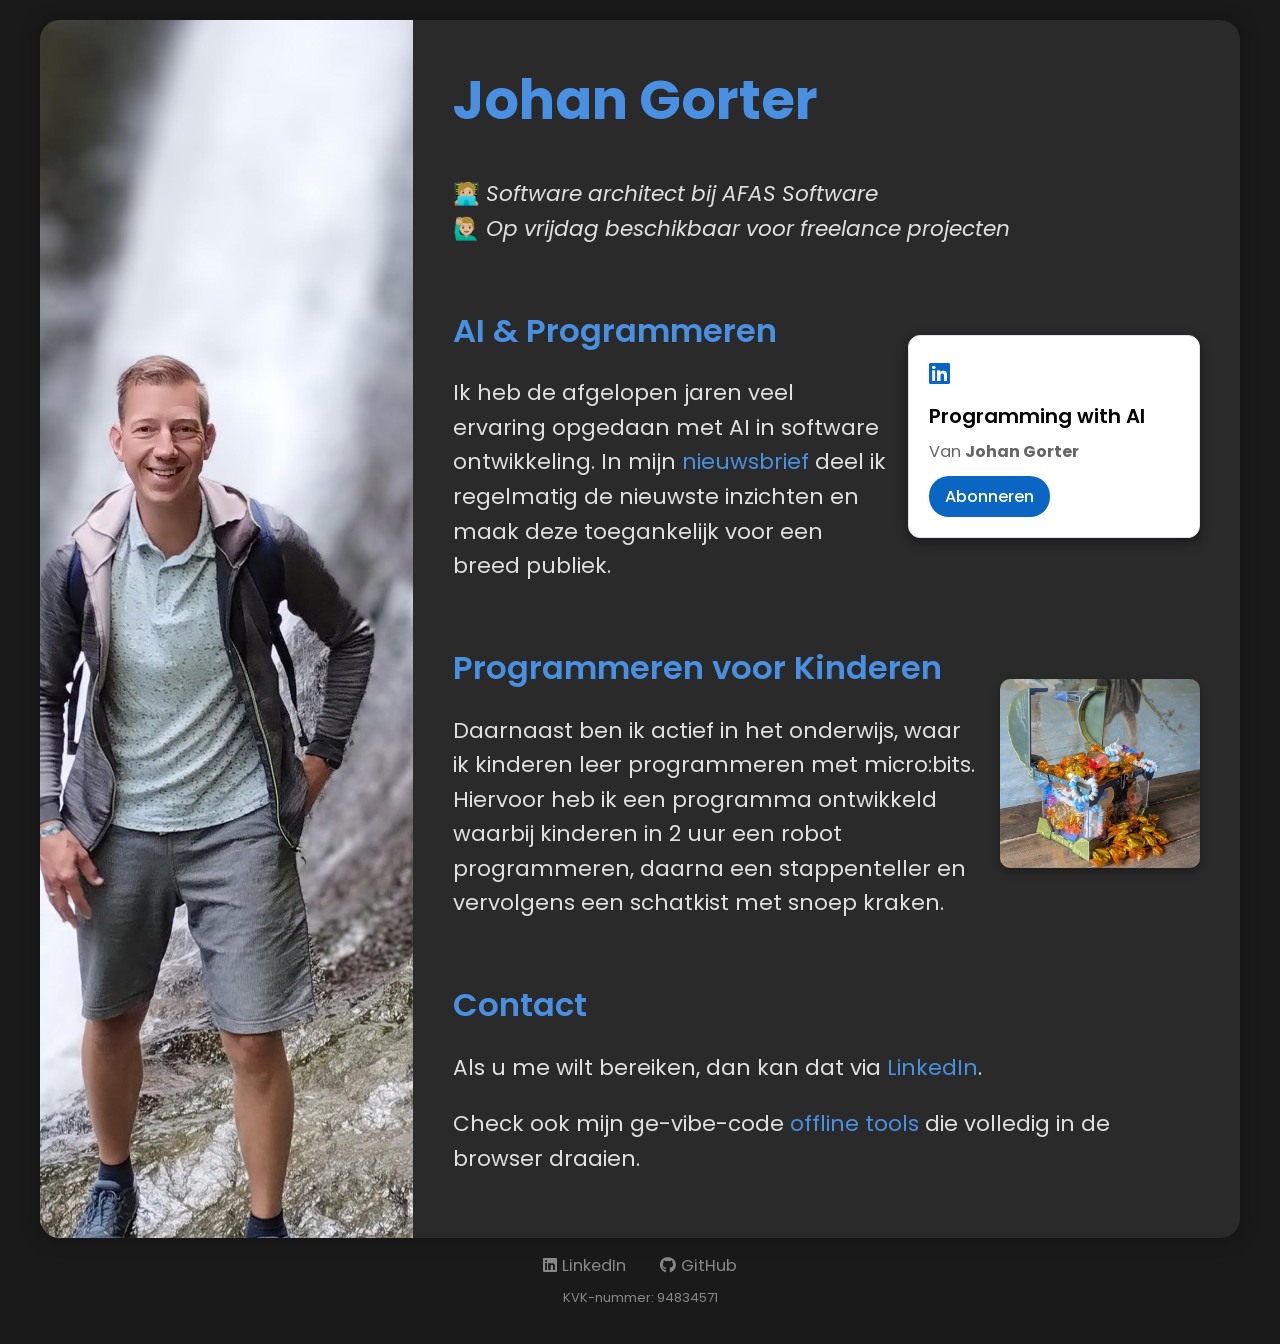
<file: index.html>
<!DOCTYPE html>
<html lang="nl">
<head>
    <meta charset="UTF-8">
    <meta name="viewport" content="width=device-width, initial-scale=1.0">
    <title>Johan Gorter - Software Architect</title>
    <meta name="description" content="Johan Gorter is een ervaren software architect bij AFAS Software, gespecialiseerd in AI-ontwikkeling. Beschikbaar voor freelance projecten op vrijdag. Expert in programmeren, micro:bit onderwijs en AI-tools.">
    <meta name="keywords" content="Johan Gorter, software architect, AI ontwikkeling, freelance developer, AFAS Software, programmeren, micro:bit, AI nieuwsbrief">
    <meta name="author" content="Johan Gorter">
    <link rel="canonical" href="https://johan-gorter.github.io/">
    <link rel="icon" type="image/x-icon" href="favicon.ico">
    
    <!-- Open Graph / Facebook -->
    <meta property="og:type" content="website">
    <meta property="og:url" content="https://johan-gorter.github.io/">
    <meta property="og:title" content="Johan Gorter - Software Architect & AI Expert">
    <meta property="og:description" content="Ervaren software architect gespecialiseerd in AI-ontwikkeling. Beschikbaar voor freelance projecten.">
    <meta property="og:image" content="https://johan-gorter.github.io/johan.jpg">
    <meta property="og:locale" content="nl_NL">
    
    <!-- Twitter -->
    <meta property="twitter:card" content="summary_large_image">
    <meta property="twitter:url" content="https://johan-gorter.github.io/">
    <meta property="twitter:title" content="Johan Gorter - Software Architect & AI Expert">
    <meta property="twitter:description" content="Ervaren software architect gespecialiseerd in AI-ontwikkeling. Beschikbaar voor freelance projecten.">
    <meta property="twitter:image" content="https://johan-gorter.github.io/johan.jpg">
    
    <!-- Structured Data -->
    <script type="application/ld+json">
    {
        "@context": "https://schema.org",
        "@type": "Person",
        "name": "Johan Gorter",
        "jobTitle": "Software Architect",
        "worksFor": {
            "@type": "Organization",
            "name": "AFAS Software"
        },
        "description": "Software architect gespecialiseerd in AI-ontwikkeling, beschikbaar voor freelance projecten",
        "url": "https://johan-gorter.github.io/",
        "image": "https://johan-gorter.github.io/johan.jpg",
        "sameAs": [
            "https://www.linkedin.com/in/jgorter/",
            "https://github.com/johan-gorter",
            "https://www.linkedin.com/newsletters/7244982533086482432/"
        ],
        "knowsAbout": ["Software Architecture", "Artificial Intelligence", "Programming", "Micro:bit", "Education"],
        "hasOccupation": {
            "@type": "Occupation",
            "name": "Software Architect",
            "occupationLocation": {
                "@type": "Country",
                "name": "Netherlands"
            }
        }
    }
    </script>
    
    <link href="https://fonts.googleapis.com/css2?family=Poppins:wght@300;400;600&display=swap" rel="stylesheet">
    <link rel="stylesheet" href="https://cdnjs.cloudflare.com/ajax/libs/font-awesome/6.4.0/css/all.min.css">
    <style>
        body {
            background-color: #1a1a1a;
            color: #e0e0e0;
            font-family: 'Poppins', sans-serif;
            display: flex;
            flex-direction: column;
            align-items: center; /* Center content horizontally */
            min-height: 100vh;
            margin: 0;
            padding: 20px;
            box-sizing: border-box;
            font-size: 16px; /* Base font size */
        }
        .container {
            flex: 1;
            display: flex;
            flex-direction: row;
            background-color: #2a2a2a;
            border-radius: 20px;
            box-shadow: 0 0 20px rgba(0, 0, 0, 0.3);
            overflow: hidden;
            max-width: 1200px;
            width: 100%;
            margin: 0 auto; /* Center container horizontally */
        }
        .sidebar {
            flex: 1;
        }
        .sidebar img {
            width: 100%;
            height: 100%;
            object-fit: cover;
            object-position: 20% 30%; /* Adjust clipping position */
        }
        .content {
            flex: 2;
            padding: 40px;
        }
        h1 {
            color: #4a90e2;
            margin-top: 0;
            font-size: 2.5em; /* Larger heading */
        }
        h2 {
            color: #4a90e2;
            font-size: 1.2em;
            margin-top: 1.2em;
            margin-bottom: 0.5em;
            font-weight: 600;
        }
        p {
            line-height: 1.6;
            font-size: 1.1em; /* Slightly larger paragraph text */
        }
        a {
            color: #4a90e2;
            text-decoration: none;
            transition: color 0.3s ease;
        }
        a:hover {
            color: #2a6cb0;
        }

        @media (min-width: 1024px) {
            body {
                font-size: 18px; /* Increase base font size for larger screens */
            }
            h1 {
                font-size: 3em; /* Even larger heading for big screens */
            }
            h2 {
                font-size: 1.8em; /* Larger h2 for big screens */
            }
            p {
                font-size: 1.2em; /* Larger paragraph text for big screens */
            }
        }

        @media (max-width: 1024px) {
            body {
                background-color: #2a2a2a;
            }
            
            .container {
                flex-direction: column-reverse;
                border-radius: 0;
                box-shadow: none;
                max-width: none;
            }
            .sidebar, .content {
                flex: auto;
            }
            .sidebar img {
                max-height: 300px;
                border-radius: 10px;
            }
            .content {
                padding: 20px 0;
            }
        }
        
        .footer {
            background-color: transparent; /* Remove background color */
            width: 100%; /* Ensure footer spans full width */
            max-width: 1200px; /* Match container max-width */
            text-align: center;
            padding: 15px 0;
            font-size: 0.9em;
            color: #888;
        }
        .footer a {
            color: #888;
            margin: 0 15px;
            text-decoration: none;
        }
        .footer a:hover {
            color: #4a90e2;
        }
        .footer i {
            margin-right: 5px;
        }
        .footer p {
            margin: 10px 0 0;
            font-size: 0.8em;
        }

        .treasure-paragraph {
            display: flex;
            align-items: center;
            gap: 20px;
        }
        .treasure-paragraph .text {
            flex: 1;
        }
        .treasure-paragraph .treasure-image {
            width: 200px;
            height: auto;
            border-radius: 10px;
            box-shadow: 0 4px 8px rgba(0, 0, 0, 0.3);
        }

        .newsletter-paragraph {
            display: flex;
            align-items: center;
            gap: 20px;
        }
        .newsletter-paragraph .text {
            flex: 1;
        }
        .newsletter-card {
            width: 250px;
            background-color: #ffffff;
            border-radius: 12px;
            padding: 20px;
            box-shadow: 0 4px 12px rgba(0, 0, 0, 0.4);
            border: 1px solid #e1e5e9;
        }
        .newsletter-card .linkedin-logo {
            color: #0a66c2;
            font-size: 24px;
            margin-bottom: 10px;
        }
        .newsletter-card h3 {
            color: #000000;
            margin: 0 0 8px 0;
            font-size: 1.1em;
            font-weight: 600;
        }
        .newsletter-card .subtitle {
            color: #666666;
            font-size: 0.9em;
            margin-bottom: 12px;
        }
        .newsletter-card .stats {
            color: #666666;
            font-size: 0.85em;
            margin-bottom: 15px;
        }
        .newsletter-card .cta-button {
            background-color: #0a66c2;
            color: white;
            padding: 8px 16px;
            border-radius: 20px;
            text-decoration: none;
            font-size: 0.9em;
            font-weight: 500;
            display: inline-block;
            transition: background-color 0.3s ease;
        }
        .newsletter-card .cta-button:hover {
            background-color: #084d94;
            color: white;
        }

        @media (max-width: 1024px) {
            .footer {
                font-size: 0.8em;
            }
            .newsletter-paragraph {
                flex-direction: column;
            }
            .newsletter-card {
                width: 100%;
                max-width: 300px;
                align-self: center;
            }
            .treasure-paragraph {
                flex-direction: column;
            }
            .treasure-paragraph .treasure-image {
                width: 100%;
                max-width: 200px;
                align-self: center;
            }
        }
    </style>
</head>
<body>
    <main class="container">
        <div class="sidebar">
            <img src="johan.jpg" alt="Johan Gorter - Software Architect en AI Expert">
        </div>
        <div class="content">
            <h1>Johan Gorter</h1>
            <p>🧑🏼‍💻 <em>Software architect bij AFAS Software</em><br>
            🙋🏼‍♂️ <em>Op vrijdag beschikbaar voor freelance projecten</em></p>
            
            <section class="newsletter-paragraph">
                <div class="text">
                    <h2>AI & Programmeren</h2>
                    <p>
                        Ik heb de afgelopen jaren veel ervaring opgedaan met AI in software ontwikkeling.
                        In mijn <a href="https://www.linkedin.com/newsletters/7244982533086482432/">nieuwsbrief</a> 
                        deel ik regelmatig de nieuwste inzichten en maak deze toegankelijk voor een breed publiek.
                    </p>
                </div>
                <div class="newsletter-card">
                    <div class="linkedin-logo">
                        <i class="fab fa-linkedin"></i>
                    </div>
                    <h3>Programming with AI</h3>
                    <div class="subtitle">Van <strong>Johan Gorter</strong></div>
                    <a href="https://www.linkedin.com/newsletters/7244982533086482432/" target="_blank" rel="noopener" class="cta-button">
                        Abonneren
                    </a>
                </div>
            </section>
            
            <section class="treasure-paragraph">
                <div class="text">
                    <h2>Programmeren voor Kinderen</h2>
                    <p>
                        Daarnaast ben ik actief in het onderwijs, waar ik kinderen leer programmeren met micro:bits.
                        Hiervoor heb ik een programma ontwikkeld waarbij kinderen in 2 uur een robot programmeren,
                        daarna een stappenteller en vervolgens een schatkist met snoep kraken.
                    </p>
                </div>
                <img src="treasure-chest.jpeg" alt="Schatkist met snoep voor programmeerles" class="treasure-image">
            </section>

            <section>
                <h2>Contact</h2>
                <p>
                    Als u me wilt bereiken, dan kan dat via <a href="https://www.linkedin.com/services/page/14045b32927401074b/" rel="noopener">LinkedIn</a>.
                </p>

                <p>
                    Check ook mijn ge-vibe-code <a href="offline-tools/index.html">offline tools</a> 
                    die volledig in de browser draaien.
                </p>
            </section>
        </div>
    </main>
    <footer class="footer">
        <nav>
            <a href="https://www.linkedin.com/in/jgorter/" target="_blank" rel="noopener"><i class="fab fa-linkedin"></i>LinkedIn</a>
            <a href="https://github.com/johan-gorter" target="_blank" rel="noopener"><i class="fab fa-github"></i>GitHub</a>
        </nav>
        <p>KVK-nummer: 94834571</p>
    </footer>
</body>
</html>
</file>
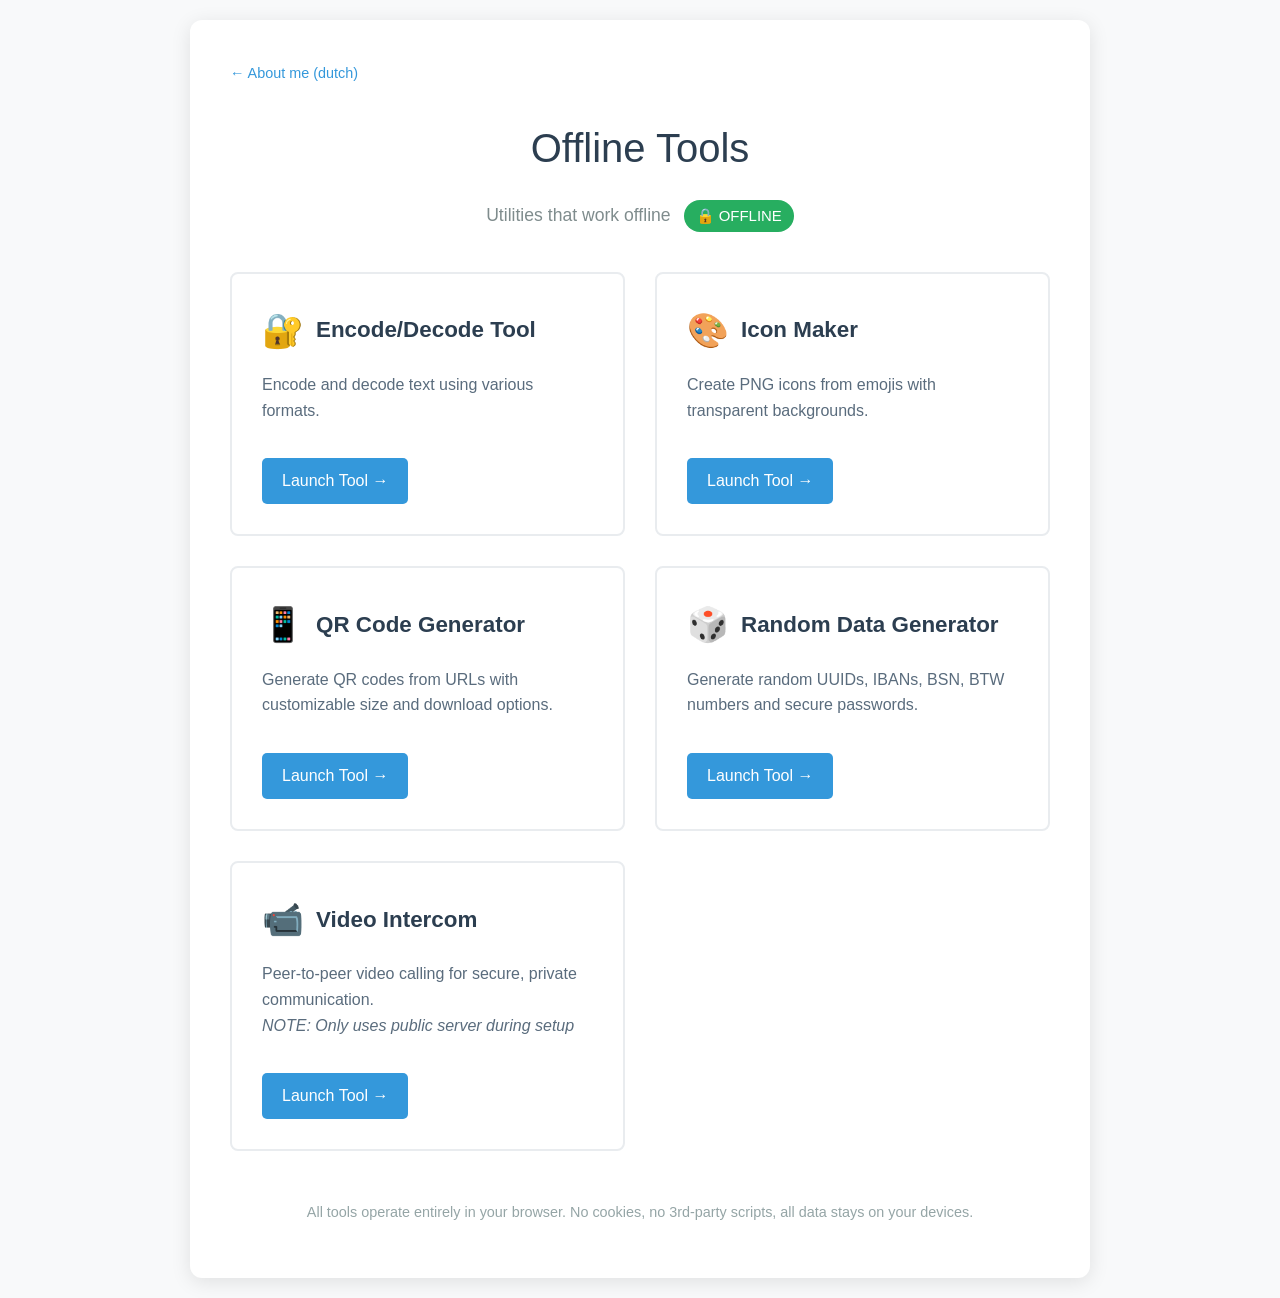
<file: offline-tools/index.html>
<!DOCTYPE html>
<html lang="en">
<head>
    <meta charset="UTF-8">
    <meta name="viewport" content="width=device-width, initial-scale=1.0">
    <title>Offline Tools</title>
    <style>
        body {
            font-family: -apple-system, BlinkMacSystemFont, 'Segoe UI', Roboto, Arial, sans-serif;
            max-width: 900px;
            margin: 0 auto;
            padding: 20px;
            background-color: #f8f9fa;
            line-height: 1.6;
        }
        .container {
            background-color: white;
            padding: 40px;
            border-radius: 12px;
            box-shadow: 0 4px 20px rgba(0,0,0,0.1);
        }
        h1 {
            text-align: center;
            color: #2c3e50;
            margin-bottom: 20px;
            font-size: 2.5em;
            font-weight: 300;
        }
        .subtitle {
            text-align: center;
            color: #7f8c8d;
            margin-bottom: 40px;
            font-size: 1.1em;
        }
        .offline-badge {
            display: inline-block;
            background-color: #27ae60;
            color: white;
            padding: 4px 12px;
            border-radius: 20px;
            font-size: 0.85em;
            font-weight: 500;
            margin-left: 8px;
        }
        .tools-grid {
            display: grid;
            grid-template-columns: repeat(auto-fit, minmax(350px, 1fr));
            gap: 30px;
            margin-top: 40px;
        }
        .tool-card {
            border: 2px solid #e9ecef;
            border-radius: 8px;
            padding: 30px;
            transition: all 0.3s ease;
            text-decoration: none;
            color: inherit;
            display: block;
        }
        .tool-card:hover {
            border-color: #3498db;
            transform: translateY(-2px);
            box-shadow: 0 8px 25px rgba(0,0,0,0.1);
        }
        .tool-title {
            font-size: 1.4em;
            font-weight: 600;
            color: #2c3e50;
            margin-bottom: 15px;
            display: flex;
            align-items: center;
        }
        .tool-icon {
            font-size: 1.5em;
            margin-right: 12px;
        }
        .tool-description {
            color: #5a6c7d;
            margin-bottom: 20px;
        }
        .tool-features {
            list-style: none;
            padding: 0;
            margin: 0;
        }
        .tool-features li {
            color: #7f8c8d;
            margin-bottom: 8px;
            padding-left: 20px;
            position: relative;
        }
        .tool-features li:before {
            content: "✓";
            color: #27ae60;
            font-weight: bold;
            position: absolute;
            left: 0;
        }
        .launch-button {
            display: inline-block;
            background-color: #3498db;
            color: white;
            padding: 10px 20px;
            border-radius: 5px;
            text-decoration: none;
            margin-top: 15px;
            font-weight: 500;
            transition: background-color 0.3s;
        }
        .launch-button:hover {
            background-color: #2980b9;
        }
        .footer {
            text-align: center;
            margin-top: 50px;
            color: #95a5a6;
            font-size: 0.9em;
        }
        .back-link {
            text-align: left;
            margin-bottom: 30px;
        }
        .back-link a {
            color: #3498db;
            text-decoration: none;
            font-size: 0.9em;
            display: inline-flex;
            align-items: center;
            gap: 5px;
        }
        .back-link a:hover {
            text-decoration: underline;
        }
    </style>
</head>
<body>
    <div class="container">
        <div class="back-link">
            <a href="../">← About me (dutch)</a>
        </div>
        
        <h1>Offline Tools</h1>
        <p class="subtitle">
            Utilities that work offline
            <span class="offline-badge">🔒 OFFLINE</span>
        </p>
        
        <div class="tools-grid">
            <a href="encode.html" class="tool-card">
                <div class="tool-title">
                    <span class="tool-icon">🔐</span>
                    Encode/Decode Tool
                </div>
                <div class="tool-description">
                    Encode and decode text using various formats.
                </div>
                <span class="launch-button">Launch Tool →</span>
            </a>
            
            <a href="icon-maker.html" class="tool-card">
                <div class="tool-title">
                    <span class="tool-icon">🎨</span>
                    Icon Maker
                </div>
                <div class="tool-description">
                    Create PNG icons from emojis with transparent backgrounds.
                </div>
                <span class="launch-button">Launch Tool →</span>
            </a>
            
            <a href="qr-generator.html" class="tool-card">
                <div class="tool-title">
                    <span class="tool-icon">📱</span>
                    QR Code Generator
                </div>
                <div class="tool-description">
                    Generate QR codes from URLs with customizable size and download options.
                </div>
                <span class="launch-button">Launch Tool →</span>
            </a>

            <a href="random-generator.html" class="tool-card">
                <div class="tool-title">
                    <span class="tool-icon">🎲</span>
                    Random Data Generator
                </div>
                <div class="tool-description">
                    Generate random UUIDs, IBANs, BSN, BTW numbers and secure passwords.
                </div>
                <span class="launch-button">Launch Tool →</span>
            </a>

            <a href="intercom/index.html" class="tool-card">
                <div class="tool-title">
                    <span class="tool-icon">📹</span>
                    Video Intercom
                </div>
                <div class="tool-description">
                    Peer-to-peer video calling for secure, private communication.
                    <br />
                    <i>NOTE: Only uses public server during setup</i>
                </div>
                <span class="launch-button">Launch Tool →</span>
            </a>            
        </div>
        
        <div class="footer">
            <p>
                All tools operate entirely in your browser. 
                No cookies, no 3rd-party scripts, all data stays on your devices.
            </p>
        </div>
    </div>
</body>
</html>
</file>
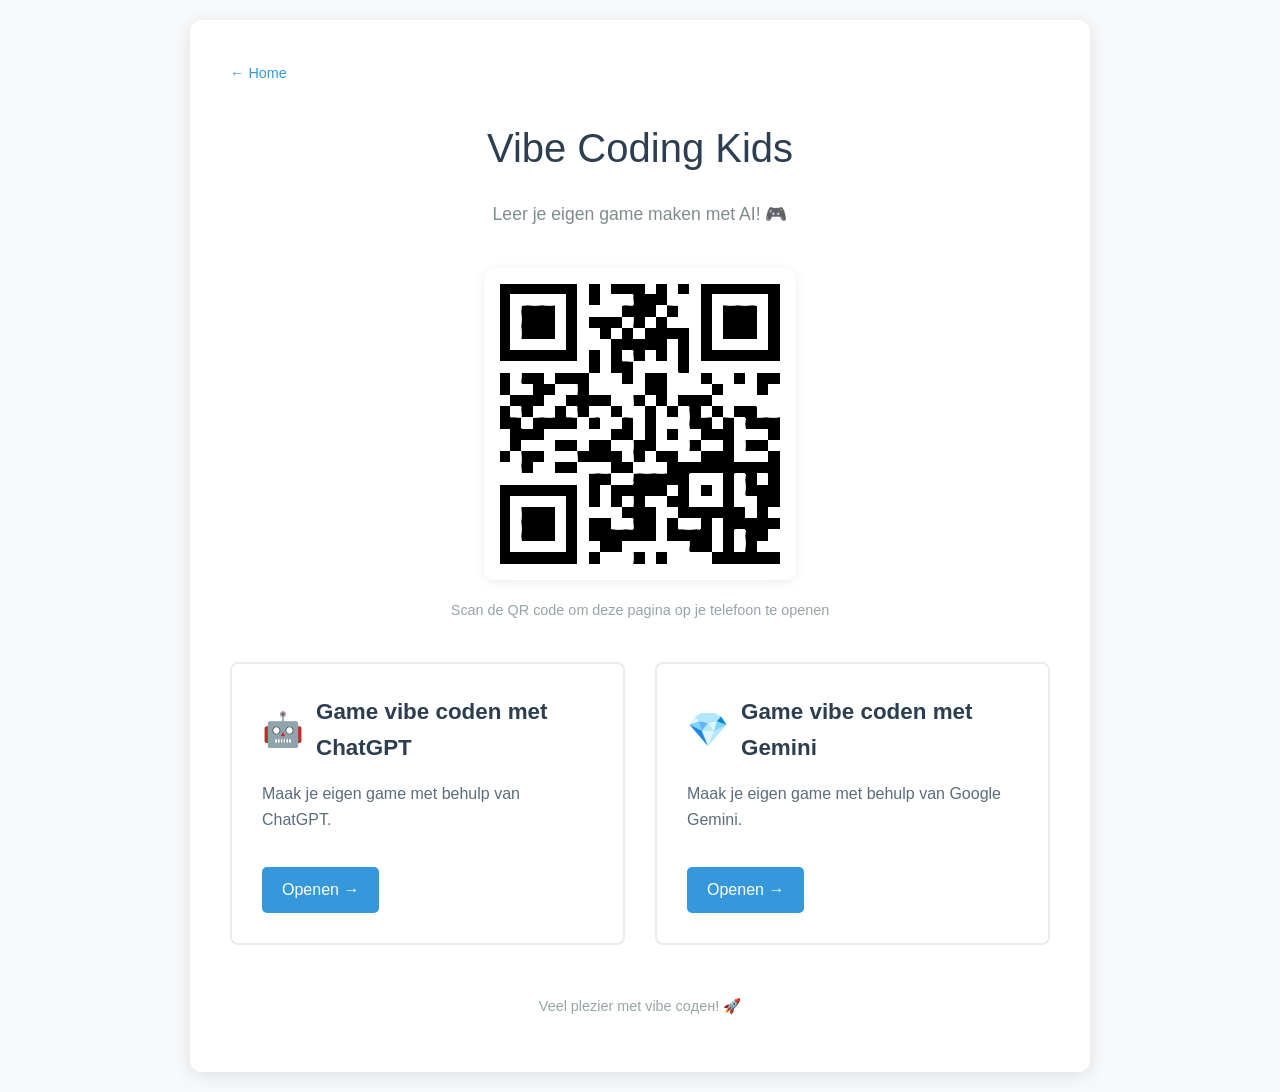
<file: vibe-coding-kids/index.html>
<!DOCTYPE html>
<html lang="nl">
<head>
    <meta charset="UTF-8">
    <meta name="viewport" content="width=device-width, initial-scale=1.0">
    <title>Vibe Coding Kids</title>
    <style>
        body {
            font-family: -apple-system, BlinkMacSystemFont, 'Segoe UI', Roboto, Arial, sans-serif;
            max-width: 900px;
            margin: 0 auto;
            padding: 20px;
            background-color: #f8f9fa;
            line-height: 1.6;
        }
        .container {
            background-color: white;
            padding: 40px;
            border-radius: 12px;
            box-shadow: 0 4px 20px rgba(0,0,0,0.1);
        }
        h1 {
            text-align: center;
            color: #2c3e50;
            margin-bottom: 20px;
            font-size: 2.5em;
            font-weight: 300;
        }
        .subtitle {
            text-align: center;
            color: #7f8c8d;
            margin-bottom: 40px;
            font-size: 1.1em;
        }
        .qr-section {
            text-align: center;
            margin-bottom: 40px;
        }
        .qr-section img {
            width: 280px;
            height: 280px;
            background-color: white;
            padding: 16px;
            border-radius: 12px;
            box-shadow: 0 2px 12px rgba(0,0,0,0.08);
            filter: grayscale(100%) contrast(1000%);
        }
        .qr-caption {
            color: #95a5a6;
            font-size: 0.9em;
            margin-top: 12px;
        }
        .tools-grid {
            display: grid;
            grid-template-columns: repeat(auto-fit, minmax(350px, 1fr));
            gap: 30px;
            margin-top: 40px;
        }
        .tool-card {
            border: 2px solid #e9ecef;
            border-radius: 8px;
            padding: 30px;
            transition: all 0.3s ease;
            text-decoration: none;
            color: inherit;
            display: block;
        }
        .tool-card:hover {
            border-color: #3498db;
            transform: translateY(-2px);
            box-shadow: 0 8px 25px rgba(0,0,0,0.1);
        }
        .tool-title {
            font-size: 1.4em;
            font-weight: 600;
            color: #2c3e50;
            margin-bottom: 15px;
            display: flex;
            align-items: center;
        }
        .tool-icon {
            font-size: 1.5em;
            margin-right: 12px;
        }
        .tool-description {
            color: #5a6c7d;
            margin-bottom: 20px;
        }
        .launch-button {
            display: inline-block;
            background-color: #3498db;
            color: white;
            padding: 10px 20px;
            border-radius: 5px;
            text-decoration: none;
            margin-top: 15px;
            font-weight: 500;
            transition: background-color 0.3s;
        }
        .launch-button:hover {
            background-color: #2980b9;
        }
        .footer {
            text-align: center;
            margin-top: 50px;
            color: #95a5a6;
            font-size: 0.9em;
        }
        .back-link {
            text-align: left;
            margin-bottom: 30px;
        }
        .back-link a {
            color: #3498db;
            text-decoration: none;
            font-size: 0.9em;
            display: inline-flex;
            align-items: center;
            gap: 5px;
        }
        .back-link a:hover {
            text-decoration: underline;
        }
    </style>
</head>
<body>
    <div class="container">
        <div class="back-link">
            <a href="../">← Home</a>
        </div>

        <h1>Vibe Coding Kids</h1>
        <p class="subtitle">Leer je eigen game maken met AI! 🎮</p>

        <div class="qr-section">
            <img src="qrcode.svg" alt="QR code om deze pagina te openen op je telefoon">
            <div class="qr-caption">Scan de QR code om deze pagina op je telefoon te openen</div>
        </div>

        <div class="tools-grid">
            <a href="https://chatgpt.com/g/g-69fc39b198288191ad7ecc0029ab8e25-afas-game-coder" target="_blank" rel="noopener noreferrer" class="tool-card">
                <div class="tool-title">
                    <span class="tool-icon">🤖</span>
                    Game vibe coden met ChatGPT
                </div>
                <div class="tool-description">
                    Maak je eigen game met behulp van ChatGPT.
                </div>
                <span class="launch-button">Openen →</span>
            </a>

            <a href="https://gemini.google.com/share/eeef3086f683" target="_blank" rel="noopener noreferrer" class="tool-card">
                <div class="tool-title">
                    <span class="tool-icon">💎</span>
                    Game vibe coden met Gemini
                </div>
                <div class="tool-description">
                    Maak je eigen game met behulp van Google Gemini.
                </div>
                <span class="launch-button">Openen →</span>
            </a>
        </div>

        <div class="footer">
            <p>Veel plezier met vibe coден! 🚀</p>
        </div>
    </div>
</body>
</html>
</file>
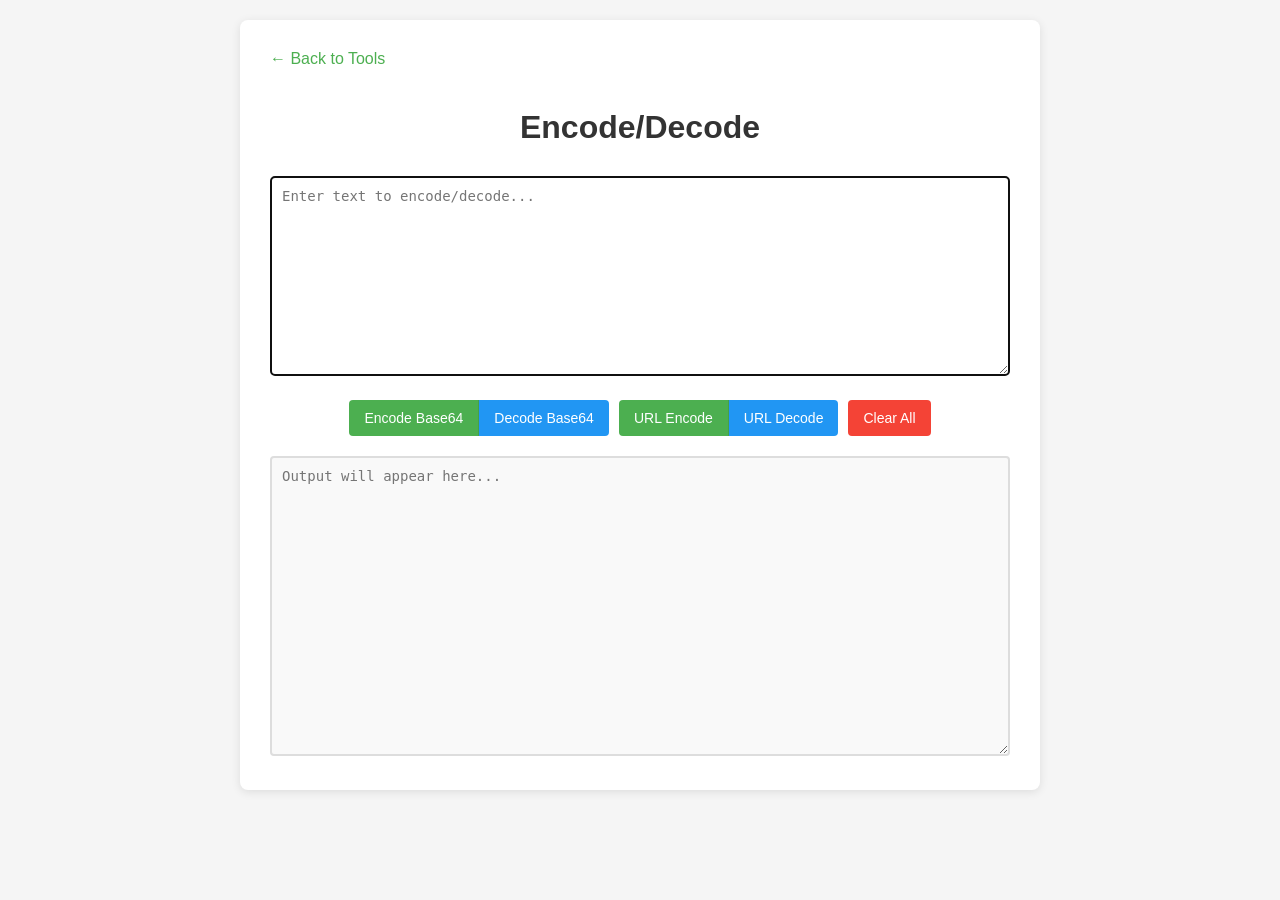
<file: offline-tools/encode.html>
<!DOCTYPE html>
<html lang="en">
<head>
    <meta charset="UTF-8">
    <meta name="viewport" content="width=device-width, initial-scale=1.0">
    <title>Encode/Decode Tool</title>
    <style>
        body {
            font-family: Arial, sans-serif;
            max-width: 800px;
            margin: 0 auto;
            padding: 20px;
            background-color: #f5f5f5;
        }
        .container {
            background-color: white;
            padding: 30px;
            border-radius: 8px;
            box-shadow: 0 2px 10px rgba(0,0,0,0.1);
        }
        h1 {
            text-align: center;
            color: #333;
            margin-bottom: 30px;
        }
        textarea {
            width: 100%;
            border: 2px solid #ddd;
            border-radius: 4px;
            padding: 10px;
            font-family: monospace;
            font-size: 14px;
            box-sizing: border-box;
        }
        #input {
            height: 200px;
            margin-bottom: 20px;
        }
        #output {
            height: 300px;
            background-color: #f9f9f9;
            resize: vertical;
        }
        .button-group {
            display: flex;
            gap: 10px;
            margin-bottom: 20px;
            flex-wrap: wrap;
            align-items: center;
            justify-content: center;
        }
        .split-button {
            display: flex;
            gap: 0;
        }
        button {
            padding: 10px 15px;
            border: none;
            cursor: pointer;
            font-size: 14px;
            transition: background-color 0.3s;
        }
        .encode-btn {
            background-color: #4CAF50;
            color: white;
            border-top-left-radius: 4px;
            border-bottom-left-radius: 4px;
            border-right: 1px solid #45a049;
        }
        .encode-btn:hover {
            background-color: #45a049;
        }
        .decode-btn {
            background-color: #2196F3;
            color: white;
            border-top-right-radius: 4px;
            border-bottom-right-radius: 4px;
        }
        .decode-btn:hover {
            background-color: #1976D2;
        }
        .clear-btn {
            background-color: #f44336;
            color: white;
            border-radius: 4px;
        }
        .clear-btn:hover {
            background-color: #d32f2f;
        }
        .error {
            color: #f44336;
            font-style: italic;
        }
        .back-link {
            display: inline-block;
            margin-bottom: 20px;
            color: #4CAF50;
            text-decoration: none;
            font-size: 16px;
        }
        .back-link:hover {
            text-decoration: underline;
        }
    </style>
</head>
<body>
    <div class="container">
        <a href="index.html" class="back-link">← Back to Tools</a>
        <h1>Encode/Decode</h1>
        
        <textarea id="input" placeholder="Enter text to encode/decode..."></textarea>
        
        <div class="button-group">
            <div class="split-button">
                <button class="encode-btn" onclick="encodeBase64()">Encode Base64</button>
                <button class="decode-btn" onclick="decodeBase64()">Decode Base64</button>
            </div>
            <div class="split-button">
                <button class="encode-btn" onclick="urlEncode()">URL Encode</button>
                <button class="decode-btn" onclick="urlDecode()">URL Decode</button>
            </div>
            <button class="clear-btn" onclick="clearAll()">Clear All</button>
        </div>
        
        <textarea id="output" readonly placeholder="Output will appear here..."></textarea>
    </div>

    <script>
        function getInputText() {
            return document.getElementById('input').value;
        }
        
        function setOutput(text) {
            document.getElementById('output').value = text;
        }
        
        function encodeBase64() {
            try {
                const input = getInputText();
                if (!input) {
                    setOutput('Error: Please enter some text to encode');
                    return;
                }
                const encoded = btoa(unescape(encodeURIComponent(input)));
                setOutput(encoded);
            } catch (error) {
                setOutput('Error: Failed to encode Base64 - ' + error.message);
            }
        }
        
        function decodeBase64() {
            try {
                const input = getInputText();
                if (!input) {
                    setOutput('Error: Please enter Base64 text to decode');
                    return;
                }
                const decoded = decodeURIComponent(escape(atob(input)));
                setOutput(decoded);
            } catch (error) {
                setOutput('Error: Invalid Base64 input - ' + error.message);
            }
        }
        
        function urlEncode() {
            try {
                const input = getInputText();
                if (!input) {
                    setOutput('Error: Please enter some text to encode');
                    return;
                }
                const encoded = encodeURIComponent(input);
                setOutput(encoded);
            } catch (error) {
                setOutput('Error: Failed to URL encode - ' + error.message);
            }
        }
        
        function urlDecode() {
            try {
                const input = getInputText();
                if (!input) {
                    setOutput('Error: Please enter URL encoded text to decode');
                    return;
                }
                const decoded = decodeURIComponent(input);
                setOutput(decoded);
            } catch (error) {
                setOutput('Error: Invalid URL encoded input - ' + error.message);
            }
        }
        
        function clearAll() {
            document.getElementById('input').value = '';
            document.getElementById('output').value = '';
            document.getElementById('input').focus();
        }
        
        // Focus on input when page loads
        window.onload = function() {
            document.getElementById('input').focus();
        };
    </script>
</body>
</html>
</file>
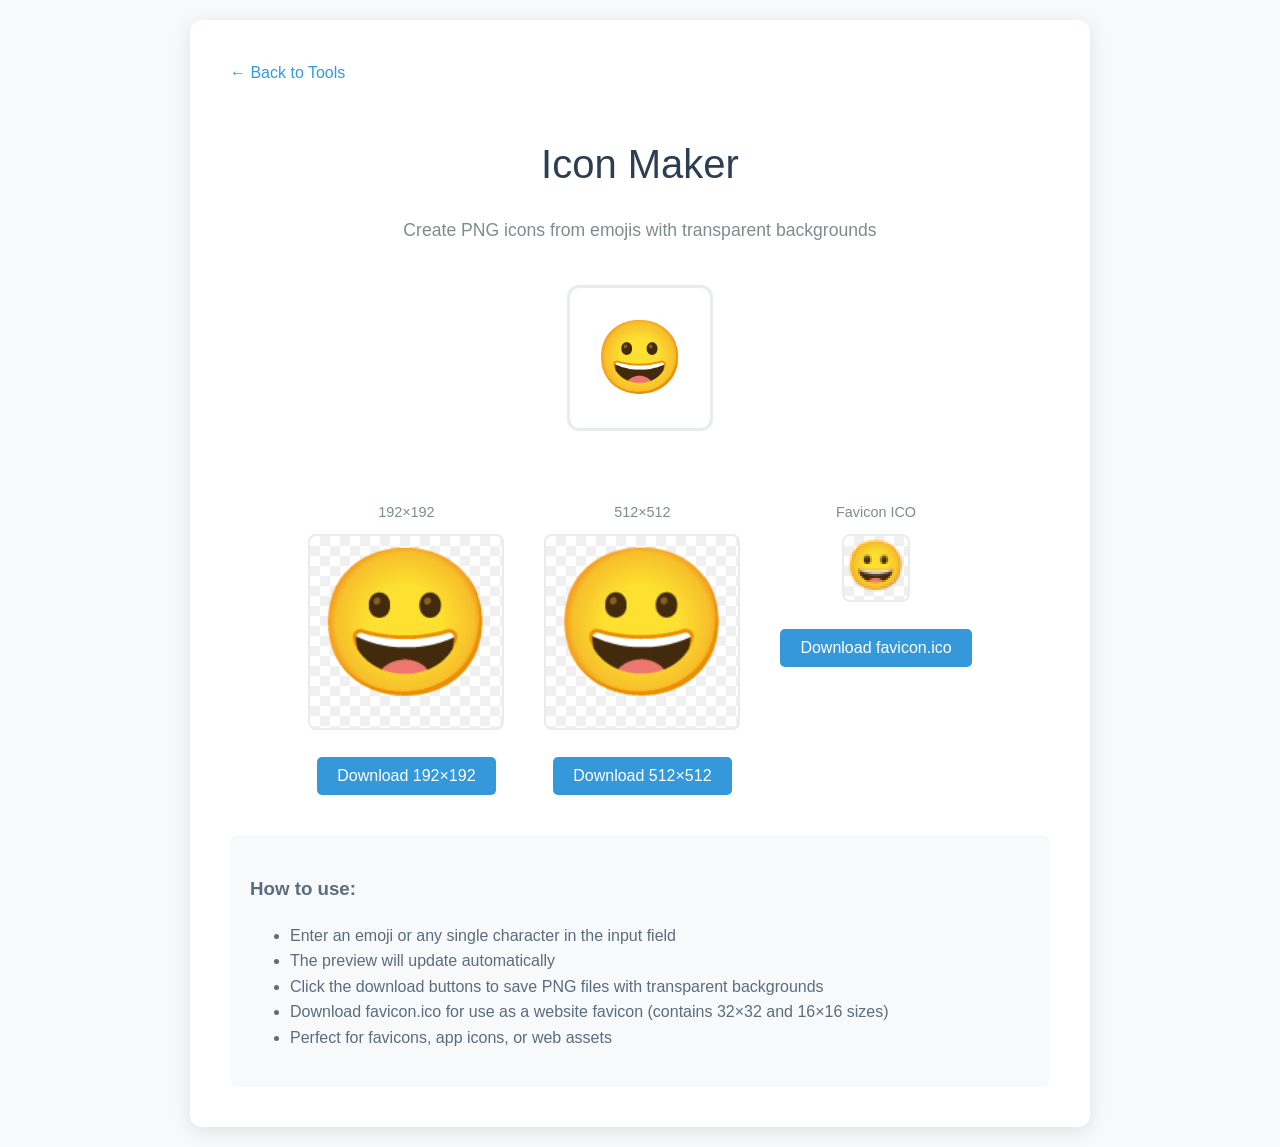
<file: offline-tools/icon-maker.html>
<!DOCTYPE html>
<html lang="en">
<head>
    <meta charset="UTF-8">
    <meta name="viewport" content="width=device-width, initial-scale=1.0">
    <title>Icon Maker - Offline Tools</title>
    <style>
        body {
            font-family: -apple-system, BlinkMacSystemFont, 'Segoe UI', Roboto, Arial, sans-serif;
            max-width: 900px;
            margin: 0 auto;
            padding: 20px;
            background-color: #f8f9fa;
            line-height: 1.6;
        }
        .container {
            background-color: white;
            padding: 40px;
            border-radius: 12px;
            box-shadow: 0 4px 20px rgba(0,0,0,0.1);
        }
        h1 {
            text-align: center;
            color: #2c3e50;
            margin-bottom: 20px;
            font-size: 2.5em;
            font-weight: 300;
        }
        .subtitle {
            text-align: center;
            color: #7f8c8d;
            margin-bottom: 40px;
            font-size: 1.1em;
        }
        .input-section {
            text-align: center;
            margin: 40px 0;
        }
        #emojiInput {
            font-size: 72px;
            width: 120px;
            height: 120px;
            text-align: center;
            border: 3px solid #e9ecef;
            border-radius: 12px;
            padding: 10px;
            margin-bottom: 30px;
            transition: border-color 0.3s;
        }
        #emojiInput:focus {
            outline: none;
            border-color: #3498db;
        }
        .preview-section {
            display: flex;
            justify-content: center;
            gap: 40px;
            margin: 40px 0;
            flex-wrap: wrap;
        }
        .preview-container {
            text-align: center;
        }
        .preview-canvas {
            border: 2px solid #e9ecef;
            border-radius: 8px;
            background-image: 
                linear-gradient(45deg, #f0f0f0 25%, transparent 25%),
                linear-gradient(-45deg, #f0f0f0 25%, transparent 25%),
                linear-gradient(45deg, transparent 75%, #f0f0f0 75%),
                linear-gradient(-45deg, transparent 75%, #f0f0f0 75%);
            background-size: 20px 20px;
            background-position: 0 0, 0 10px, 10px -10px, -10px 0px;
            margin-bottom: 10px;
        }
        .size-label {
            color: #7f8c8d;
            font-size: 0.9em;
            margin-bottom: 10px;
        }
        .download-button {
            background-color: #3498db;
            color: white;
            padding: 10px 20px;
            border: none;
            border-radius: 5px;
            cursor: pointer;
            font-size: 16px;
            font-weight: 500;
            transition: background-color 0.3s;
            margin-top: 10px;
        }
        .download-button:hover {
            background-color: #2980b9;
        }
        .download-button:disabled {
            background-color: #95a5a6;
            cursor: not-allowed;
        }
        .instructions {
            background-color: #f8f9fa;
            padding: 20px;
            border-radius: 8px;
            margin-top: 40px;
            color: #5a6c7d;
        }
        .back-link {
            display: inline-block;
            margin-bottom: 20px;
            color: #3498db;
            text-decoration: none;
        }
        .back-link:hover {
            text-decoration: underline;
        }
    </style>
</head>
<body>
    <div class="container">
        <a href="index.html" class="back-link">← Back to Tools</a>
        <h1>Icon Maker</h1>
        <p class="subtitle">
            Create PNG icons from emojis with transparent backgrounds
        </p>
        
        <div class="input-section">
            <input type="text" id="emojiInput" placeholder="😀" maxlength="2" value="😀">
        </div>
        
        <div class="preview-section">
            <div class="preview-container">
                <div class="size-label">192×192</div>
                <canvas id="canvas192" class="preview-canvas" width="192" height="192"></canvas>
                <br>
                <button class="download-button" onclick="downloadIcon(192)">Download 192×192</button>
            </div>
            
            <div class="preview-container">
                <div class="size-label">512×512</div>
                <canvas id="canvas512" class="preview-canvas" width="512" height="512" style="width: 192px; height: 192px;"></canvas>
                <br>
                <button class="download-button" onclick="downloadIcon(512)">Download 512×512</button>
            </div>
            
            <div class="preview-container">
                <div class="size-label">Favicon ICO</div>
                <canvas id="canvasFavicon" class="preview-canvas" width="32" height="32" style="width: 64px; height: 64px; image-rendering: pixelated;"></canvas>
                <br>
                <button class="download-button" onclick="downloadFavicon()">Download favicon.ico</button>
            </div>
        </div>
        
        <div class="instructions">
            <h3>How to use:</h3>
            <ul>
                <li>Enter an emoji or any single character in the input field</li>
                <li>The preview will update automatically</li>
                <li>Click the download buttons to save PNG files with transparent backgrounds</li>
                <li>Download favicon.ico for use as a website favicon (contains 32×32 and 16×16 sizes)</li>
                <li>Perfect for favicons, app icons, or web assets</li>
            </ul>
        </div>
    </div>
    
    <script>
        const emojiInput = document.getElementById('emojiInput');
        const canvas192 = document.getElementById('canvas192');
        const canvas512 = document.getElementById('canvas512');
        const canvasFavicon = document.getElementById('canvasFavicon');
        const ctx192 = canvas192.getContext('2d');
        const ctx512 = canvas512.getContext('2d');
        const ctxFavicon = canvasFavicon.getContext('2d');
        
        function drawEmoji() {
            const emoji = emojiInput.value || '😀';
            
            // Draw on 192x192 canvas
            ctx192.clearRect(0, 0, 192, 192);
            ctx192.font = '144px Arial';
            ctx192.textAlign = 'center';
            ctx192.textBaseline = 'middle';
            ctx192.fillText(emoji, 96, 96);
            
            // Draw on 512x512 canvas
            ctx512.clearRect(0, 0, 512, 512);
            ctx512.font = '384px Arial';
            ctx512.textAlign = 'center';
            ctx512.textBaseline = 'middle';
            ctx512.fillText(emoji, 256, 256);
            
            // Draw on favicon 32x32 canvas
            ctxFavicon.clearRect(0, 0, 32, 32);
            ctxFavicon.font = '24px Arial';
            ctxFavicon.textAlign = 'center';
            ctxFavicon.textBaseline = 'middle';
            ctxFavicon.fillText(emoji, 16, 16);
        }
        
        function downloadIcon(size) {
            const canvas = size === 192 ? canvas192 : canvas512;
            canvas.toBlob(blob => {
                const url = URL.createObjectURL(blob);
                const a = document.createElement('a');
                a.href = url;
                a.download = `icon-${size}.png`;
                document.body.appendChild(a);
                a.click();
                document.body.removeChild(a);
                URL.revokeObjectURL(url);
            });
        }
        
        // Function to create ICO file from canvas data
        function createICO(imageData32, imageData16) {
            const numImages = 2;
            const headerSize = 6;
            const dirSize = 16;
            const offset = headerSize + numImages * dirSize;

            // ICO file header (6 bytes)
            const header = new Uint8Array([
                0, 0,       // Reserved (must be 0)
                1, 0,       // Type (1 = ICO)
                numImages, 0        // Number of images (2: 32x32 and 16x16)
            ]);
            
            // Convert 32x32 and 16x16 image data to BMP format
            const bmp32 = createBMP(imageData32, 32);
            const bmp16 = createBMP(imageData16, 16);

            // Directory entries (16 bytes each)
            const dir32 = new Uint8Array(dirSize);
            const view32 = new DataView(dir32.buffer);
            view32.setUint8(0, 32);         // Width
            view32.setUint8(1, 32);         // Height
            view32.setUint16(4, 1, true);   // Color planes
            view32.setUint16(6, 32, true);  // Bits per pixel
            view32.setUint32(8, bmp32.length, true); // Size of image data
            view32.setUint32(12, offset, true);      // Offset to image data
            
            const dir16 = new Uint8Array(dirSize);
            const view16 = new DataView(dir16.buffer);
            view16.setUint8(0, 16);         // Width
            view16.setUint8(1, 16);         // Height
            view16.setUint16(4, 1, true);   // Color planes
            view16.setUint16(6, 32, true);  // Bits per pixel
            view16.setUint32(8, bmp16.length, true); // Size of image data
            view16.setUint32(12, offset + bmp32.length, true); // Offset to image data
            
            // Combine all parts
            const ico = new Uint8Array(offset + bmp32.length + bmp16.length);
            
            ico.set(header, 0);
            ico.set(dir32, headerSize);
            ico.set(dir16, headerSize + dirSize);
            ico.set(bmp32, offset);
            ico.set(bmp16, offset + bmp32.length);
            
            return ico;
        }
        
        function createBMP(imageData, size) {
            const headerSize = 40;
            const dataSize = size * size * 4;
            const fileSize = headerSize + dataSize;
            
            const bmp = new Uint8Array(fileSize);
            const view = new DataView(bmp.buffer);
            
            // BMP header
            view.setUint32(0, headerSize, true);        // Header size
            view.setInt32(4, size, true);               // Width
            view.setInt32(8, size * 2, true);           // Height (doubled for ICO)
            view.setUint16(12, 1, true);                // Planes
            view.setUint16(14, 32, true);               // Bits per pixel
            view.setUint32(16, 0, true);                // Compression
            view.setUint32(20, dataSize, true);         // Image size
            view.setUint32(24, 0, true);                // X pixels per meter
            view.setUint32(28, 0, true);                // Y pixels per meter
            view.setUint32(32, 0, true);                // Colors used
            view.setUint32(36, 0, true);                // Important colors
            
            // Image data (flip vertically for BMP format)
            for (let y = 0; y < size; y++) {
                for (let x = 0; x < size; x++) {
                    const srcIndex = ((size - 1 - y) * size + x) * 4;
                    const dstIndex = headerSize + (y * size + x) * 4;
                    
                    bmp[dstIndex] = imageData[srcIndex + 2];     // B
                    bmp[dstIndex + 1] = imageData[srcIndex + 1]; // G
                    bmp[dstIndex + 2] = imageData[srcIndex];     // R
                    bmp[dstIndex + 3] = imageData[srcIndex + 3]; // A
                }
            }
            
            return bmp;
        }
        
        function downloadFavicon() {
            // Create 32x32 image data
            const canvas32 = document.createElement('canvas');
            canvas32.width = 32;
            canvas32.height = 32;
            const ctx32 = canvas32.getContext('2d');
            
            const emoji = emojiInput.value || '😀';
            ctx32.font = '24px Arial';
            ctx32.textAlign = 'center';
            ctx32.textBaseline = 'middle';
            ctx32.fillText(emoji, 16, 16);
            
            // Create 16x16 image data
            const canvas16 = document.createElement('canvas');
            canvas16.width = 16;
            canvas16.height = 16;
            const ctx16 = canvas16.getContext('2d');
            
            ctx16.font = '12px Arial';
            ctx16.textAlign = 'center';
            ctx16.textBaseline = 'middle';
            ctx16.fillText(emoji, 8, 8);
            
            const imageData32 = ctx32.getImageData(0, 0, 32, 32).data;
            const imageData16 = ctx16.getImageData(0, 0, 16, 16).data;
            
            const icoData = createICO(imageData32, imageData16);
            
            const blob = new Blob([icoData], { type: 'image/x-icon' });
            const url = URL.createObjectURL(blob);
            const a = document.createElement('a');
            a.href = url;
            a.download = 'favicon.ico';
            document.body.appendChild(a);
            a.click();
            document.body.removeChild(a);
            URL.revokeObjectURL(url);
        }
        
        emojiInput.addEventListener('input', drawEmoji);
        
        // Initial draw
        drawEmoji();
    </script>
</body>
</html>
</file>
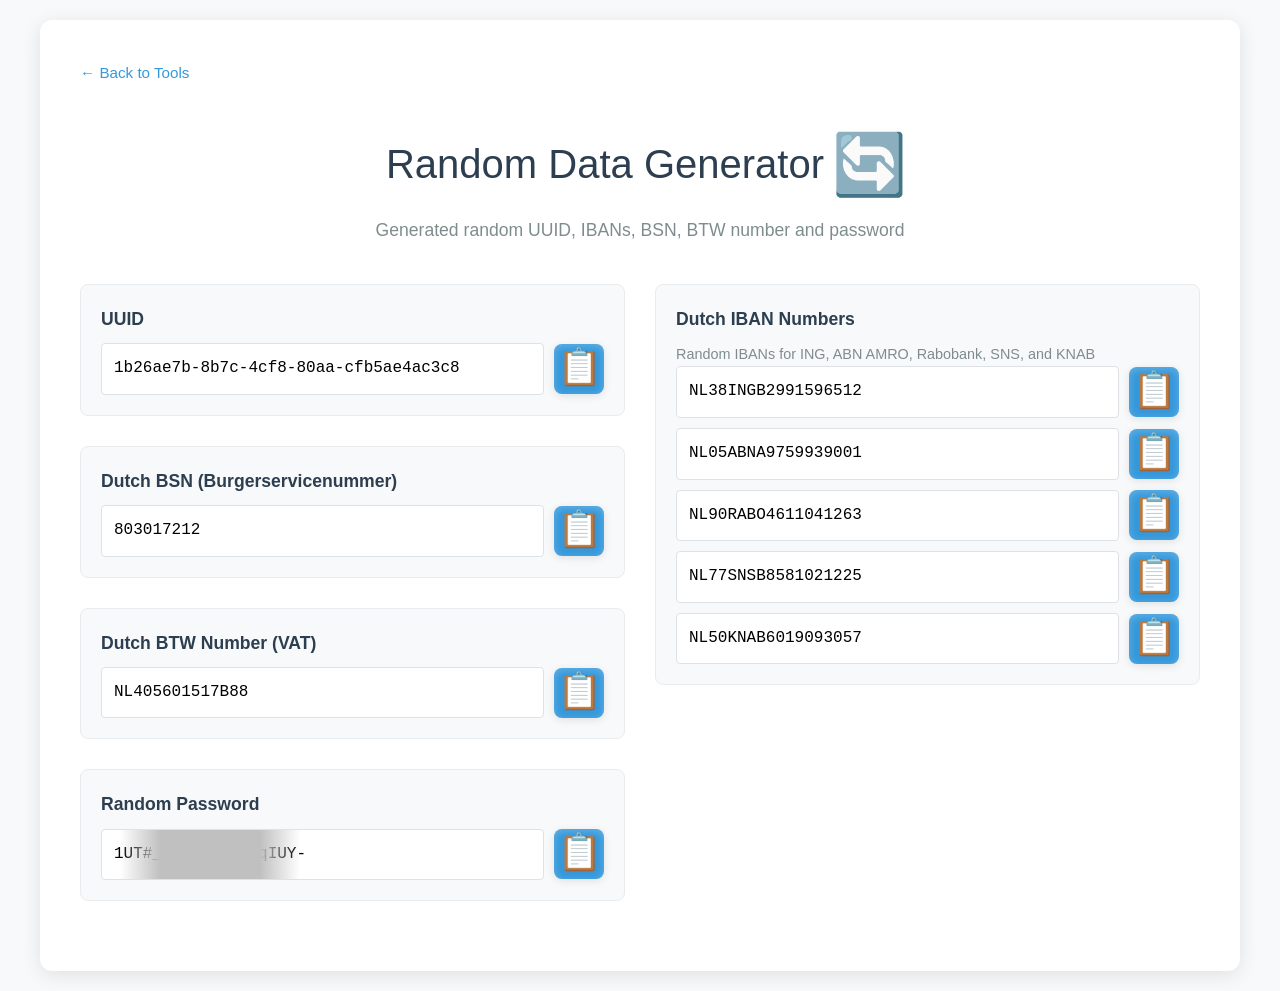
<file: offline-tools/random-generator.html>
<!DOCTYPE html>
<html lang="en">
<head>
    <meta charset="UTF-8">
    <meta name="viewport" content="width=device-width, initial-scale=1.0">
    <title>Random Data Generator - Offline Tools</title>
    <style>
        body {
            font-family: -apple-system, BlinkMacSystemFont, 'Segoe UI', Roboto, Arial, sans-serif;
            max-width: 1200px;
            margin: 0 auto;
            padding: 20px;
            background-color: #f8f9fa;
            line-height: 1.6;
        }
        .container {
            background-color: white;
            padding: 40px;
            border-radius: 12px;
            box-shadow: 0 4px 20px rgba(0,0,0,0.1);
        }
        h1 {
            text-align: center;
            color: #2c3e50;
            margin-bottom: 20px;
            font-size: 2.5em;
            font-weight: 300;
            display: flex;
            align-items: center;
            justify-content: center;
            gap: 20px;
        }
        .subtitle {
            text-align: center;
            color: #7f8c8d;
            margin-bottom: 40px;
            font-size: 1.1em;
        }
        .generate-button {
            width: 50px;
            height: 50px;
            padding: 0;
            background-color: #27ae60;
            color: white;
            border: none;
            border-radius: 8px;
            font-size: 1.5em;
            cursor: pointer;
            transition: background-color 0.3s;
            display: flex;
            align-items: center;
            justify-content: center;
            margin: 0;
        }
        .generate-button:hover {
            background-color: #229954;
        }
        .columns {
            display: grid;
            grid-template-columns: 1fr 1fr;
            gap: 30px;
        }
        @media (max-width: 768px) {
            .columns {
                grid-template-columns: 1fr;
            }
        }
        .data-section {
            margin-bottom: 30px;
            padding: 20px;
            background-color: #f8f9fa;
            border-radius: 8px;
            border: 1px solid #e9ecef;
        }
        .data-label {
            font-weight: 600;
            color: #2c3e50;
            margin-bottom: 10px;
            font-size: 1.1em;
        }
        .data-container {
            display: flex;
            align-items: center;
            gap: 10px;
            flex-wrap: wrap;
        }
        .data-value {
            flex: 1;
            padding: 12px;
            background-color: white;
            border: 1px solid #dee2e6;
            border-radius: 4px;
            font-family: 'Courier New', monospace;
            font-size: 1em;
            word-break: break-all;
            min-width: 200px;
            position: relative;
        }
        .password-overlay {
            position: absolute;
            top: 0;
            left: 8px; /* match padding of data-value */
            width: 200px;
            height: 100%;
            background: linear-gradient(to right, 
                transparent 0%, 
                transparent 5%, 
                #C0C0C0 25%, 
                #C0C0C0 75%, 
                transparent 95%, 
                transparent 100%);
            pointer-events: none;
            z-index: 1;
        }
        .copy-button {
            width: 50px;
            height: 50px;
            padding: 0;
            background-color: #3498db;
            color: white;
            border: none;
            border-radius: 8px;
            cursor: pointer;
            transition: background-color 0.3s;
            display: flex;
            align-items: center;
            justify-content: center;
            font-size: 1.5em;
            box-shadow: 0 2px 8px rgba(0,0,0,0.10); /* outer shadow */
            position: relative;
            /* inner shading */
            box-shadow: 0 2px 8px rgba(0,0,0,0.10), inset 0 2px 8px rgba(255,255,255,0.25);
        }
        .copy-button::before {
            content: "📋";
            font-size: 1.5em;
            display: flex;
            align-items: center;
            justify-content: center;
            position: relative;
            top: -2px; /* move icon 2px higher */
        }
        .copy-button:hover {
            background-color: #2980b9;
        }
        .copy-button.copied {
            background-color: #27ae60;
        }
        .copy-button.copied::before {
            content: "✓";
            top: 0; /* reset position for checkmark */
        }
        .back-link {
            display: inline-block;
            margin-bottom: 20px;
            color: #3498db;
            text-decoration: none;
            font-size: 0.95em;
        }
        .back-link:hover {
            text-decoration: underline;
        }
        .info-text {
            color: #7f8c8d;
            font-size: 0.9em;
            margin-top: 5px;
        }
        .password-masked {
            position: relative;
        }
    </style>
</head>
<body>
    <div class="container">
        <a href="index.html" class="back-link">← Back to Tools</a>
        <h1>Random Data Generator<button class="generate-button" onclick="generateAll()">🔄</button></h1>
        <p class="subtitle">Generated random UUID, IBANs, BSN, BTW number and password</p>
        
        <div class="columns">
            <div class="left-column">
                <div class="data-section">
                    <div class="data-label">UUID</div>
                    <div class="data-container">
                        <div class="data-value" id="uuid-value">...</div>
                        <button class="copy-button" onclick="copyToClipboard('uuid-value', this)"></button>
                    </div>
                </div>
                
                <div class="data-section">
                    <div class="data-label">Dutch BSN (Burgerservicenummer)</div>
                    <div class="data-container">
                        <div class="data-value" id="bsn-value">...</div>
                        <button class="copy-button" onclick="copyToClipboard('bsn-value', this)"></button>
                    </div>
                </div>
                
                <div class="data-section">
                    <div class="data-label">Dutch BTW Number (VAT)</div>
                    <div class="data-container">
                        <div class="data-value" id="btw-value">...</div>
                        <button class="copy-button" onclick="copyToClipboard('btw-value', this)"></button>
                    </div>
                </div>
                
                <div class="data-section">
                    <div class="data-label">Random Password</div>
                    <div class="data-container">
                        <div class="data-value password-masked" id="password-value">...</div>
                        <button class="copy-button" onclick="copyToClipboard('password-value', this)"></button>
                    </div>
                </div>
            </div>
            
            <div class="right-column">
                <div class="data-section">
                    <div class="data-label">Dutch IBAN Numbers</div>
                    <div class="info-text">Random IBANs for ING, ABN AMRO, Rabobank, SNS, and KNAB</div>
                    <div id="iban-container"></div>
                </div>
            </div>
        </div>
    </div>

    <script>
        function generateUUID() {
            return 'xxxxxxxx-xxxx-4xxx-yxxx-xxxxxxxxxxxx'.replace(/[xy]/g, function(c) {
                const r = Math.random() * 16 | 0;
                const v = c === 'x' ? r : (r & 0x3 | 0x8);
                return v.toString(16);
            });
        }

        function calculateIBANCheckDigits(countryCode, bankCode, accountNumber) {
            // Move country code and check digits to end, replace with 00 initially
            const rearranged = bankCode + accountNumber + countryCode + '00';
            
            // Replace letters with numbers (A=10, B=11, ..., Z=35)
            let numericString = '';
            for (let char of rearranged) {
                if (char >= 'A' && char <= 'Z') {
                    numericString += (char.charCodeAt(0) - 'A'.charCodeAt(0) + 10).toString();
                } else {
                    numericString += char;
                }
            }
            
            // Calculate mod 97
            let remainder = 0;
            for (let i = 0; i < numericString.length; i++) {
                remainder = (remainder * 10 + parseInt(numericString[i])) % 97;
            }
            
            const checkDigits = 98 - remainder;
            return checkDigits.toString().padStart(2, '0');
        }

        function generateDutchIBAN(bankCode) {
            const bankPrefixes = {
                'ING': 'INGB',
                'ABN AMRO': 'ABNA',
                'Rabobank': 'RABO',
                'SNS': 'SNSB',
                'KNAB': 'KNAB'
            };
            
            const prefix = bankPrefixes[bankCode];
            const accountNumber = Math.floor(Math.random() * 10000000000).toString().padStart(10, '0');
            const countryCode = 'NL';
            
            const checkDigits = calculateIBANCheckDigits(countryCode, prefix, accountNumber);
            
            return `${countryCode}${checkDigits}${prefix}${accountNumber}`;
        }

        function generateBSN() {
            let bsn;
            do {
                bsn = Math.floor(Math.random() * 900000000 + 100000000).toString();
            } while (!isValidBSN(bsn));
            return bsn;
        }

        function isValidBSN(bsn) {
            if (bsn.length !== 9) return false;
            
            let sum = 0;
            for (let i = 0; i < 8; i++) {
                sum += parseInt(bsn[i]) * (9 - i);
            }
            sum += parseInt(bsn[8]) * -1;
            
            return sum % 11 === 0;
        }

        function generateBTW() {
            var bsn = generateBSN();
            var r = Math.floor(Math.random() * 99) + 1;
            var result = "NL" + bsn + "B" + r.toString().padStart(2, '0');
            return result;
        }

        function generatePassword() {
            const uppercase = 'ABCDEFGHIJKLMNOPQRSTUVWXYZ';
            const lowercase = 'abcdefghijklmnopqrstuvwxyz';
            const numbers = '0123456789';
            const specials = '!@#$%&*-_+=';
            const all = uppercase + lowercase + numbers + specials;
            
            let password = '';
            
            // Ensure at least 2 uppercase
            password += uppercase[Math.floor(Math.random() * uppercase.length)];
            password += uppercase[Math.floor(Math.random() * uppercase.length)];
            
            // Ensure at least 2 lowercase
            password += lowercase[Math.floor(Math.random() * lowercase.length)];
            password += lowercase[Math.floor(Math.random() * lowercase.length)];
            
            // Ensure at least 2 specials
            password += specials[Math.floor(Math.random() * specials.length)];
            password += specials[Math.floor(Math.random() * specials.length)];
            
            // Fill the rest randomly
            for (let i = password.length; i < 20; i++) {
                password += all[Math.floor(Math.random() * all.length)];
            }
            
            // Shuffle the password
            return password.split('').sort(() => Math.random() - 0.5).join('');
        }

        function generateAll() {
            // Generate UUID
            document.getElementById('uuid-value').textContent = generateUUID();
            
            // Generate IBANs
            const banks = ['ING', 'ABN AMRO', 'Rabobank', 'SNS', 'KNAB'];
            const ibanContainer = document.getElementById('iban-container');
            ibanContainer.innerHTML = '';
            
            banks.forEach((bank, index) => {
                const iban = generateDutchIBAN(bank);
                const div = document.createElement('div');
                div.className = 'data-container';
                div.style.marginBottom = index < banks.length - 1 ? '10px' : '0';
                div.innerHTML = `
                    <div class="data-value" id="iban-${index}">${iban}</div>
                    <button class="copy-button" onclick="copyToClipboard('iban-${index}', this)"></button>
                `;
                ibanContainer.appendChild(div);
            });
            
            // Generate BSN
            document.getElementById('bsn-value').textContent = generateBSN();
            
            // Generate BTW
            document.getElementById('btw-value').textContent = generateBTW();
            
            // Generate Password
            const passwordElement = document.getElementById('password-value');
            passwordElement.textContent = generatePassword();
            
            // Add overlay div if it doesn't exist
            if (!passwordElement.querySelector('.password-overlay')) {
                const overlay = document.createElement('div');
                overlay.className = 'password-overlay';
                passwordElement.appendChild(overlay);
            }
        }

        function copyToClipboard(elementId, button) {
            const element = document.getElementById(elementId);
            const text = element.textContent;
            
            navigator.clipboard.writeText(text).then(() => {
                button.classList.add('copied');
                
                setTimeout(() => {
                    button.classList.remove('copied');
                }, 2000);
            });
        }

        // Generate initial data on page load
        window.addEventListener('load', generateAll);
    </script>
</body>
</html>
</file>
